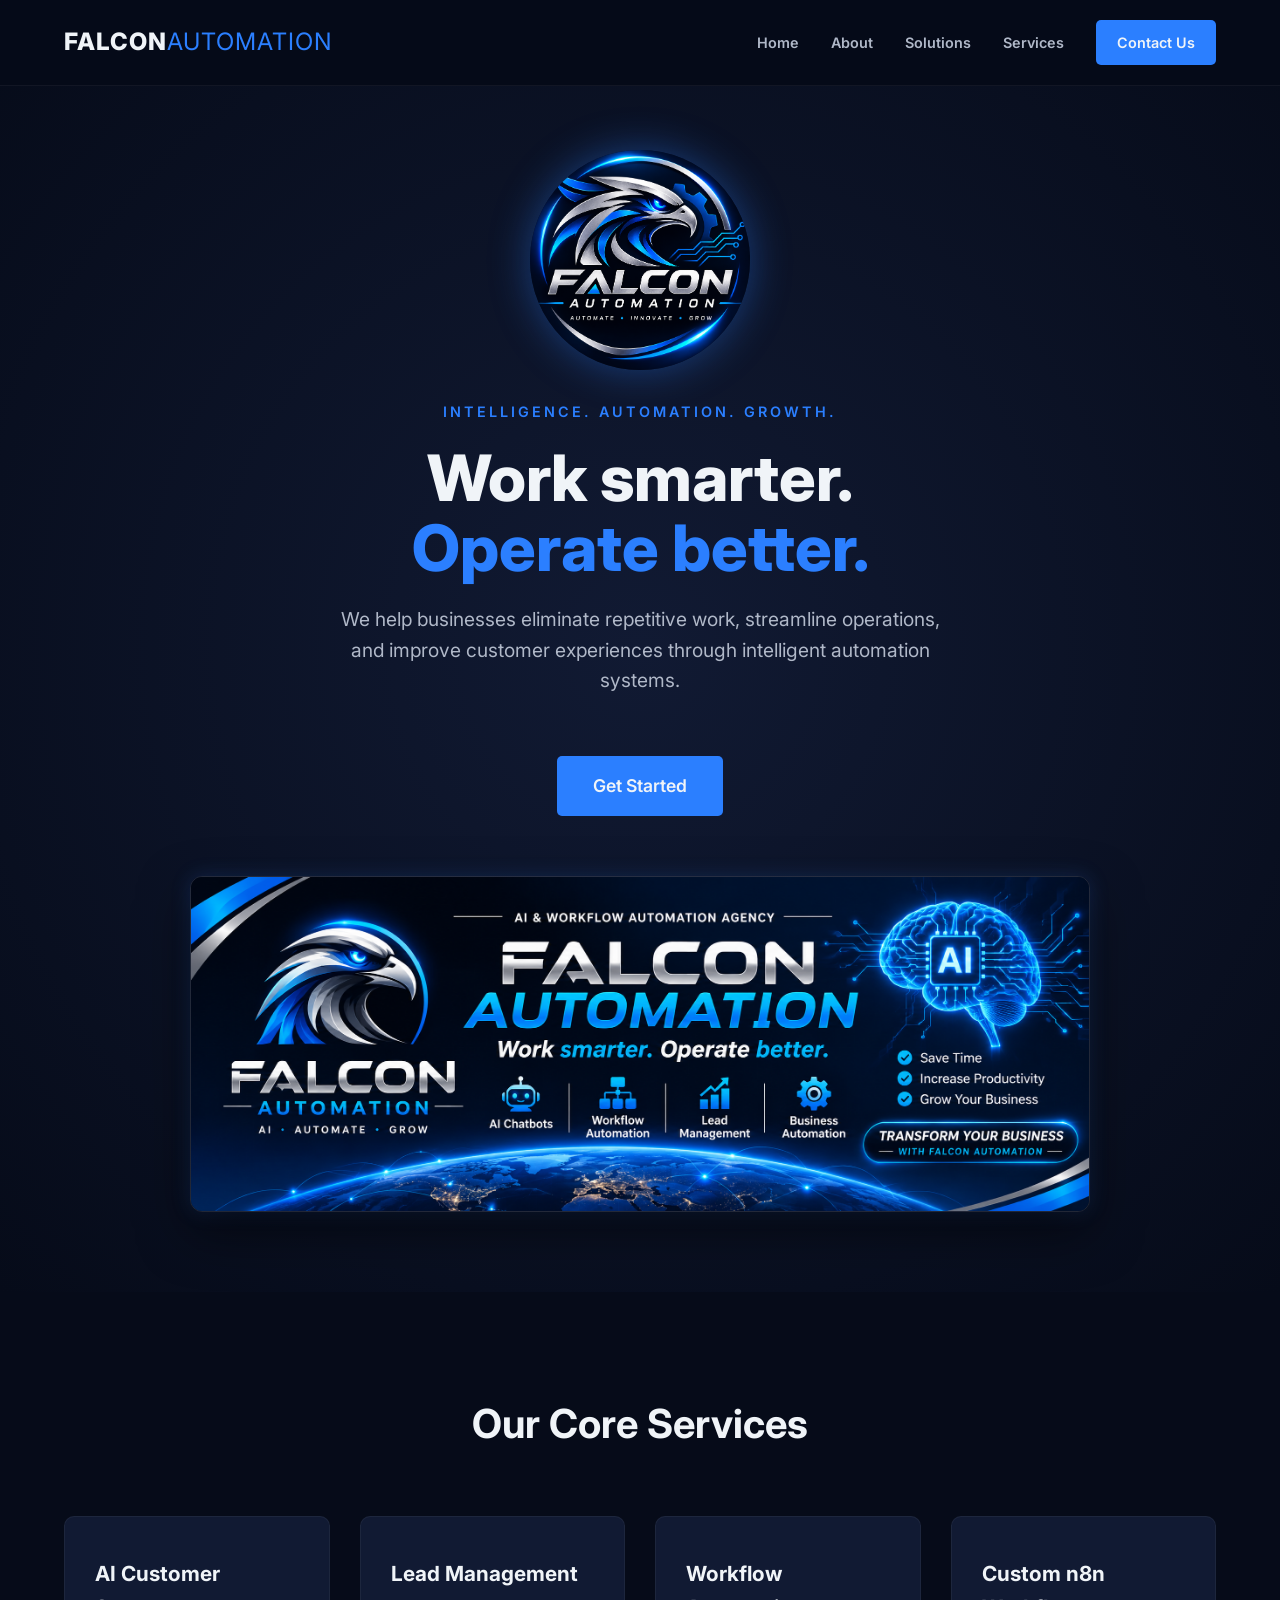
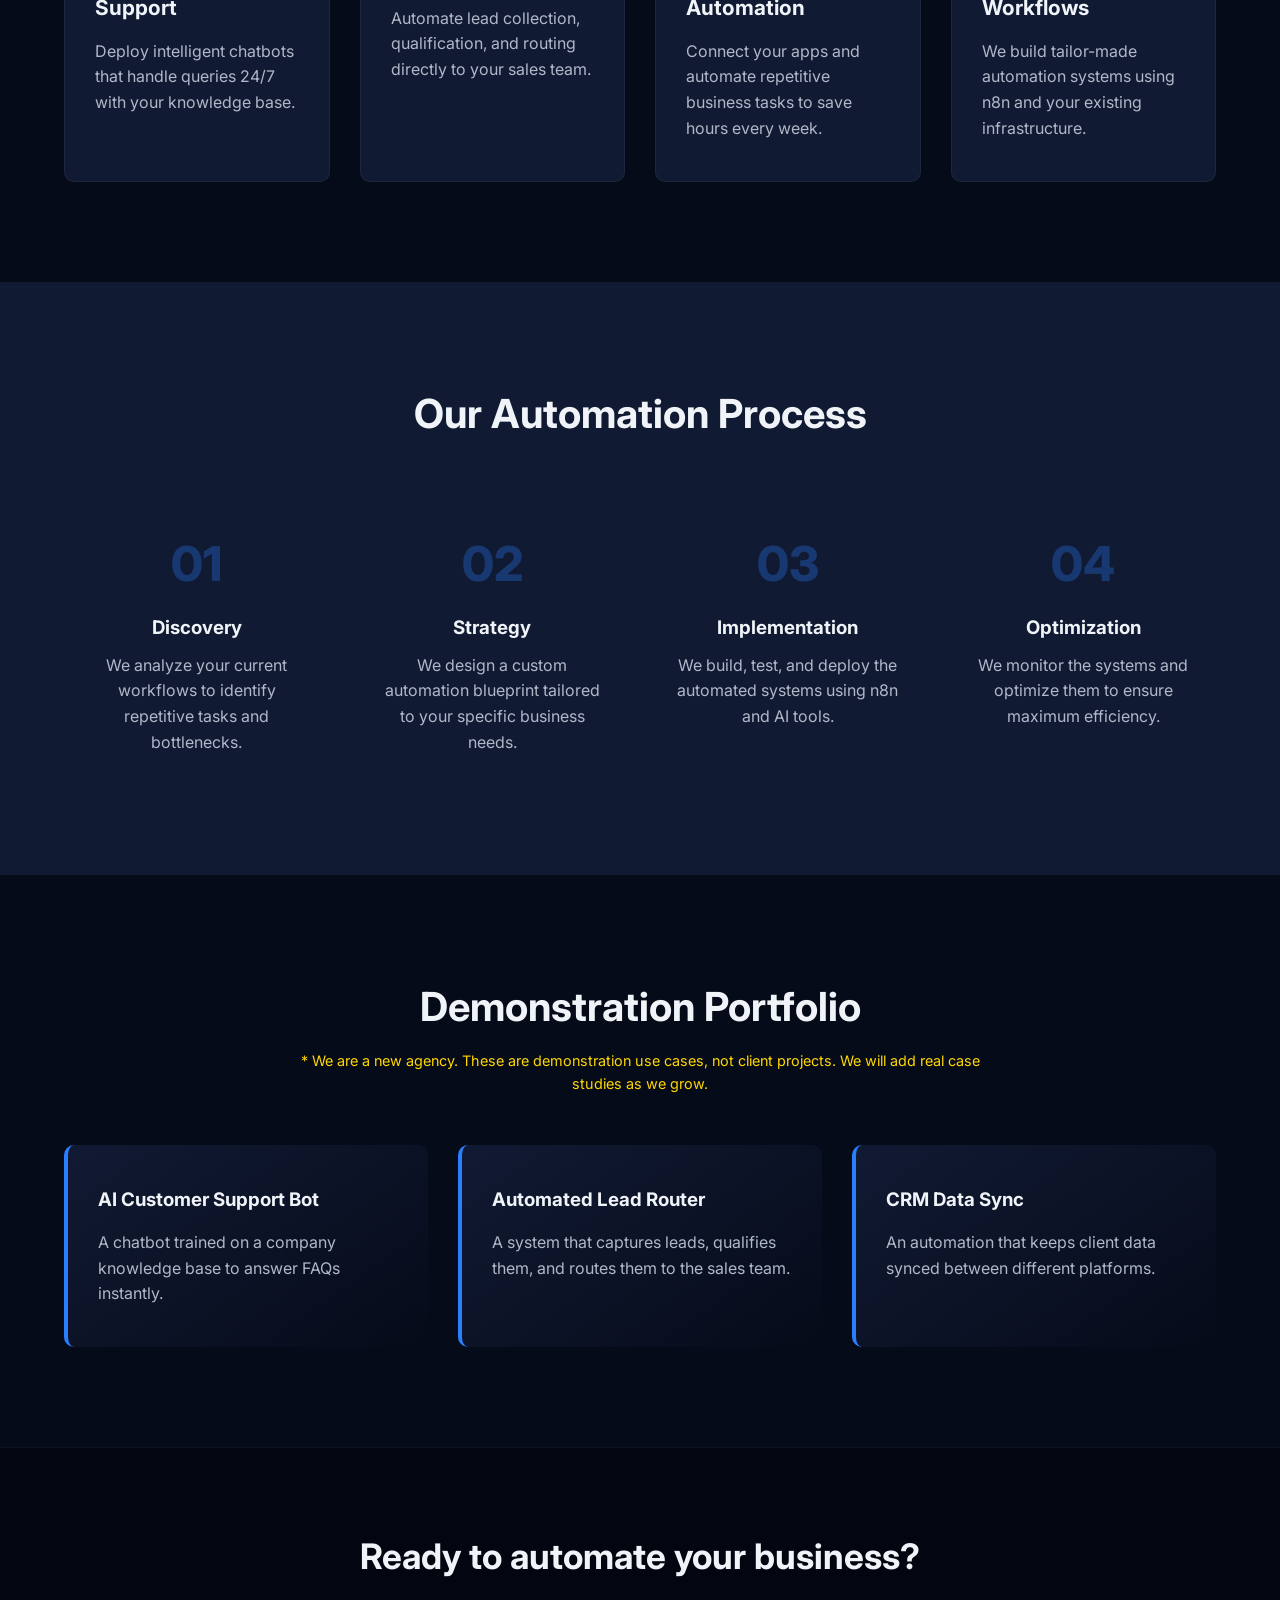
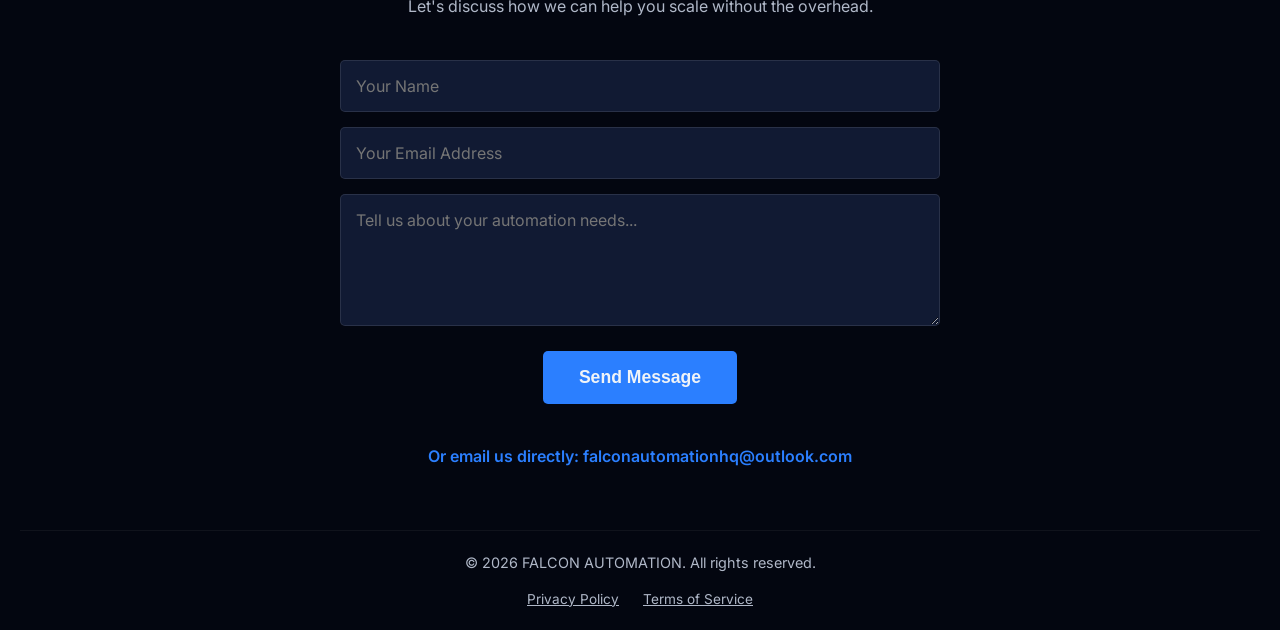
<file: index.html>
<!DOCTYPE html>
<html lang="en">
<head>
    <meta charset="UTF-8">
    <meta name="viewport" content="width=device-width, initial-scale=1.0">
    <title>FALCON AUTOMATION | Work Smarter. Operate Better.</title>
    <meta name="description" content="We help businesses eliminate repetitive work, streamline operations, and improve customer experiences through intelligent automation systems.">
    <link rel="icon" type="image/png" href="assets/logo.png">
    <link rel="stylesheet" href="style.css">
    <link href="https://fonts.googleapis.com/css2?family=Inter:wght@300;400;600;800&display=swap" rel="stylesheet">
</head>
<body>

    <!-- HEADER / NAVIGATION -->
    <header class="navbar">
        <a href="index.html" class="logo">
            FALCON<span>AUTOMATION</span>
        </a>
        <nav class="nav-links">
            <a href="index.html">Home</a>
            <a href="about.html">About</a>
            <a href="solutions.html">Solutions</a>
            <a href="#services">Services</a>
            <a href="#contact" class="btn-primary">Contact Us</a>
        </nav>
    </header>

    <!-- HERO SECTION -->
    <section id="home" class="hero">
        <div class="hero-content">
            <img src="assets/logo.png" alt="FALCON AUTOMATION Logo" class="hero-logo">
            <p class="brand-line">INTELLIGENCE. AUTOMATION. GROWTH.</p>
            <h1>Work smarter. <br><span class="highlight">Operate better.</span></h1>
            <p class="subtitle">We help businesses eliminate repetitive work, streamline operations, and improve customer experiences through intelligent automation systems.</p>
            <a href="#contact" class="btn-primary large-btn">Get Started</a>
            
            <div class="banner-container">
                <img src="assets/banner.png" alt="FALCON AUTOMATION - AI & Workflow Automation Agency" class="hero-banner">
            </div>
        </div>
    </section>

    <!-- SERVICES SECTION -->
    <section id="services" class="services">
        <h2>Our Core Services</h2>
        <div class="service-grid">
            <div class="service-card">
                <h3>AI Customer Support</h3>
                <p>Deploy intelligent chatbots that handle queries 24/7 with your knowledge base.</p>
            </div>
            <div class="service-card">
                <h3>Lead Management</h3>
                <p>Automate lead collection, qualification, and routing directly to your sales team.</p>
            </div>
            <div class="service-card">
                <h3>Workflow Automation</h3>
                <p>Connect your apps and automate repetitive business tasks to save hours every week.</p>
            </div>
            <div class="service-card">
                <h3>Custom n8n Workflows</h3>
                <p>We build tailor-made automation systems using n8n and your existing infrastructure.</p>
            </div>
        </div>
    </section>

    <!-- PROCESS SECTION -->
    <section id="process" class="process">
        <h2>Our Automation Process</h2>
        <div class="process-grid">
            <div class="process-step">
                <div class="step-number">01</div>
                <h3>Discovery</h3>
                <p>We analyze your current workflows to identify repetitive tasks and bottlenecks.</p>
            </div>
            <div class="process-step">
                <div class="step-number">02</div>
                <h3>Strategy</h3>
                <p>We design a custom automation blueprint tailored to your specific business needs.</p>
            </div>
            <div class="process-step">
                <div class="step-number">03</div>
                <h3>Implementation</h3>
                <p>We build, test, and deploy the automated systems using n8n and AI tools.</p>
            </div>
            <div class="process-step">
                <div class="step-number">04</div>
                <h3>Optimization</h3>
                <p>We monitor the systems and optimize them to ensure maximum efficiency.</p>
            </div>
        </div>
    </section>

    <!-- PORTFOLIO PREVIEW SECTION -->
    <section id="portfolio" class="portfolio">
        <h2>Demonstration Portfolio</h2>
        <p class="portfolio-note">* We are a new agency. These are demonstration use cases, not client projects. We will add real case studies as we grow.</p>
        <div class="portfolio-grid">
            <div class="portfolio-card">
                <h3>AI Customer Support Bot</h3>
                <p>A chatbot trained on a company knowledge base to answer FAQs instantly.</p>
            </div>
            <div class="portfolio-card">
                <h3>Automated Lead Router</h3>
                <p>A system that captures leads, qualifies them, and routes them to the sales team.</p>
            </div>
            <div class="portfolio-card">
                <h3>CRM Data Sync</h3>
                <p>An automation that keeps client data synced between different platforms.</p>
            </div>
        </div>
    </section>

    <!-- FOOTER / CONTACT FORM -->
    <footer id="contact">
        <div class="footer-content">
            <h2>Ready to automate your business?</h2>
            <p>Let's discuss how we can help you scale without the overhead.</p>
            
            <form action="https://api.web3forms.com/submit" method="POST" class="contact-form">
                <!-- Web3Forms Access Key -->
                <input type="hidden" name="access_key" value="46e1f26c-512a-49e7-95dc-580ee5e4ed5b">
                
                <!-- Honeypot Spam Protection (Invisible to humans, visible to bots) -->
                <input type="checkbox" name="botcheck" style="display:none" tabindex="-1" autocomplete="off">
                
                <input type="text" name="name" placeholder="Your Name" required>
                <input type="email" name="email" placeholder="Your Email Address" required>
                <textarea name="message" placeholder="Tell us about your automation needs..." rows="5" required></textarea>
                
                <!-- Redirect after submission -->
                <input type="hidden" name="redirect" value="https://falconautomation-website.pages.dev/">
                
                <button type="submit" class="btn-primary large-btn">Send Message</button>
            </form>
            
            <p class="email-text">Or email us directly: falconautomationhq@outlook.com</p>
        </div>
        <div class="footer-bottom">
            <p>&copy; 2026 FALCON AUTOMATION. All rights reserved.</p>
            <p style="margin-top: 15px; font-size: 0.85rem;">
                <a href="privacy.html" style="margin-right: 20px; color: var(--silver); text-decoration: underline;">Privacy Policy</a>
                <a href="terms.html" style="color: var(--silver); text-decoration: underline;">Terms of Service</a>
            </p>
        </div>
    </footer>

</body>
</html>
</file>
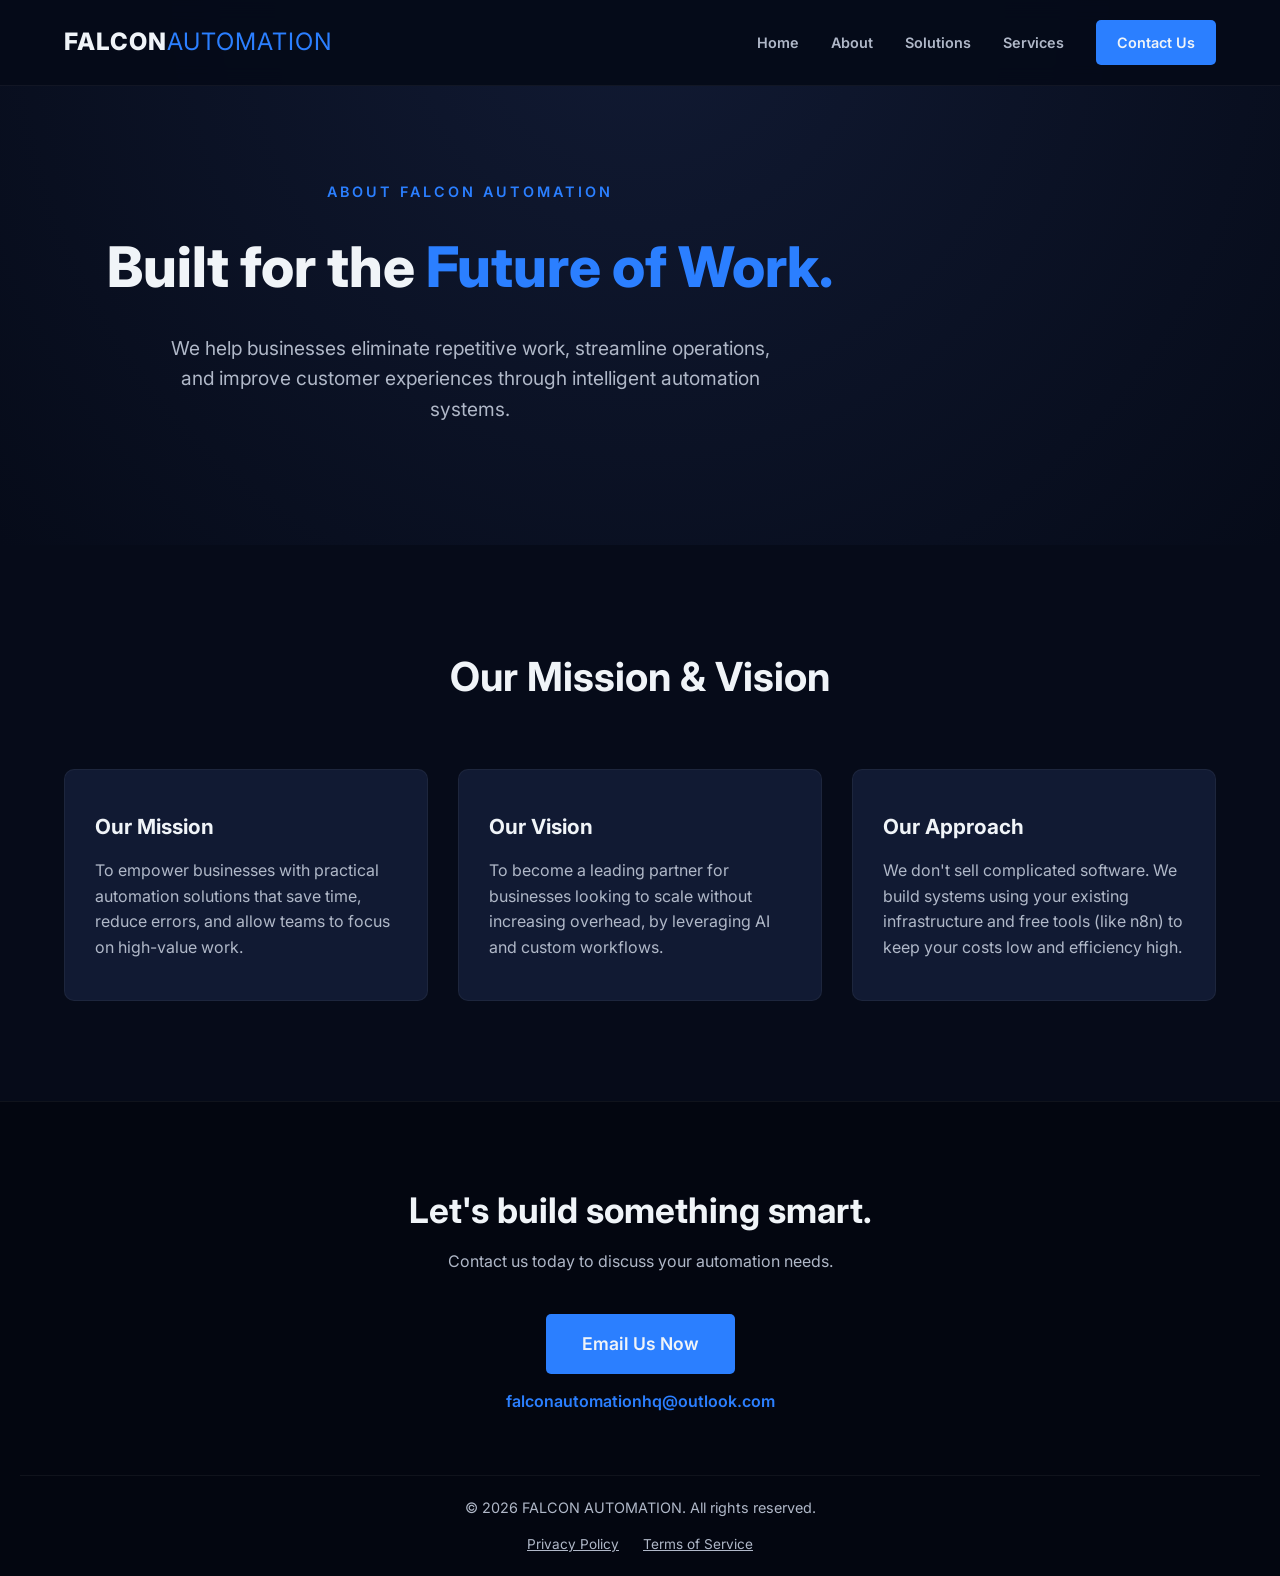
<file: about.html>
<!DOCTYPE html>
<html lang="en">
<head>
    <meta charset="UTF-8">
    <meta name="viewport" content="width=device-width, initial-scale=1.0">
    <title>About Us | FALCON AUTOMATION</title>
    <meta name="description" content="Learn about FALCON AUTOMATION. Our mission is to help businesses eliminate repetitive work through intelligent automation systems.">
    <link rel="icon" type="image/png" href="assets/logo.png">
    <link rel="stylesheet" href="style.css">
    <link href="https://fonts.googleapis.com/css2?family=Inter:wght@300;400;600;800&display=swap" rel="stylesheet">
</head>
<body>

    <header class="navbar">
        <a href="index.html" class="logo">
            FALCON<span>AUTOMATION</span>
        </a>
        <nav class="nav-links">
            <a href="index.html">Home</a>
            <a href="about.html">About</a>
            <a href="solutions.html">Solutions</a>
            <a href="index.html#services">Services</a>
            <a href="#contact" class="btn-primary">Contact Us</a>
        </nav>
    </header>

    <section class="page-hero">
        <div class="hero-content">
            <p class="brand-line">ABOUT FALCON AUTOMATION</p>
            <h1>Built for the <span class="highlight">Future of Work.</span></h1>
            <p class="subtitle">We help businesses eliminate repetitive work, streamline operations, and improve customer experiences through intelligent automation systems.</p>
        </div>
    </section>

    <section class="services">
        <h2>Our Mission & Vision</h2>
        <div class="service-grid">
            <div class="service-card">
                <h3>Our Mission</h3>
                <p>To empower businesses with practical automation solutions that save time, reduce errors, and allow teams to focus on high-value work.</p>
            </div>
            <div class="service-card">
                <h3>Our Vision</h3>
                <p>To become a leading partner for businesses looking to scale without increasing overhead, by leveraging AI and custom workflows.</p>
            </div>
            <div class="service-card">
                <h3>Our Approach</h3>
                <p>We don't sell complicated software. We build systems using your existing infrastructure and free tools (like n8n) to keep your costs low and efficiency high.</p>
            </div>
        </div>
    </section>

    <footer id="contact">
        <div class="footer-content">
            <h2>Let's build something smart.</h2>
            <p>Contact us today to discuss your automation needs.</p>
            <a href="mailto:falconautomationhq@outlook.com" class="btn-primary large-btn">Email Us Now</a>
            <p class="email-text">falconautomationhq@outlook.com</p>
        </div>
        <div class="footer-bottom">
            <p>&copy; 2026 FALCON AUTOMATION. All rights reserved.</p>
            <p style="margin-top: 15px; font-size: 0.85rem;">
                <a href="privacy.html" style="margin-right: 20px; color: var(--silver); text-decoration: underline;">Privacy Policy</a>
                <a href="terms.html" style="color: var(--silver); text-decoration: underline;">Terms of Service</a>
            </p>
        </div>
    </footer>

</body>
</html>
</file>
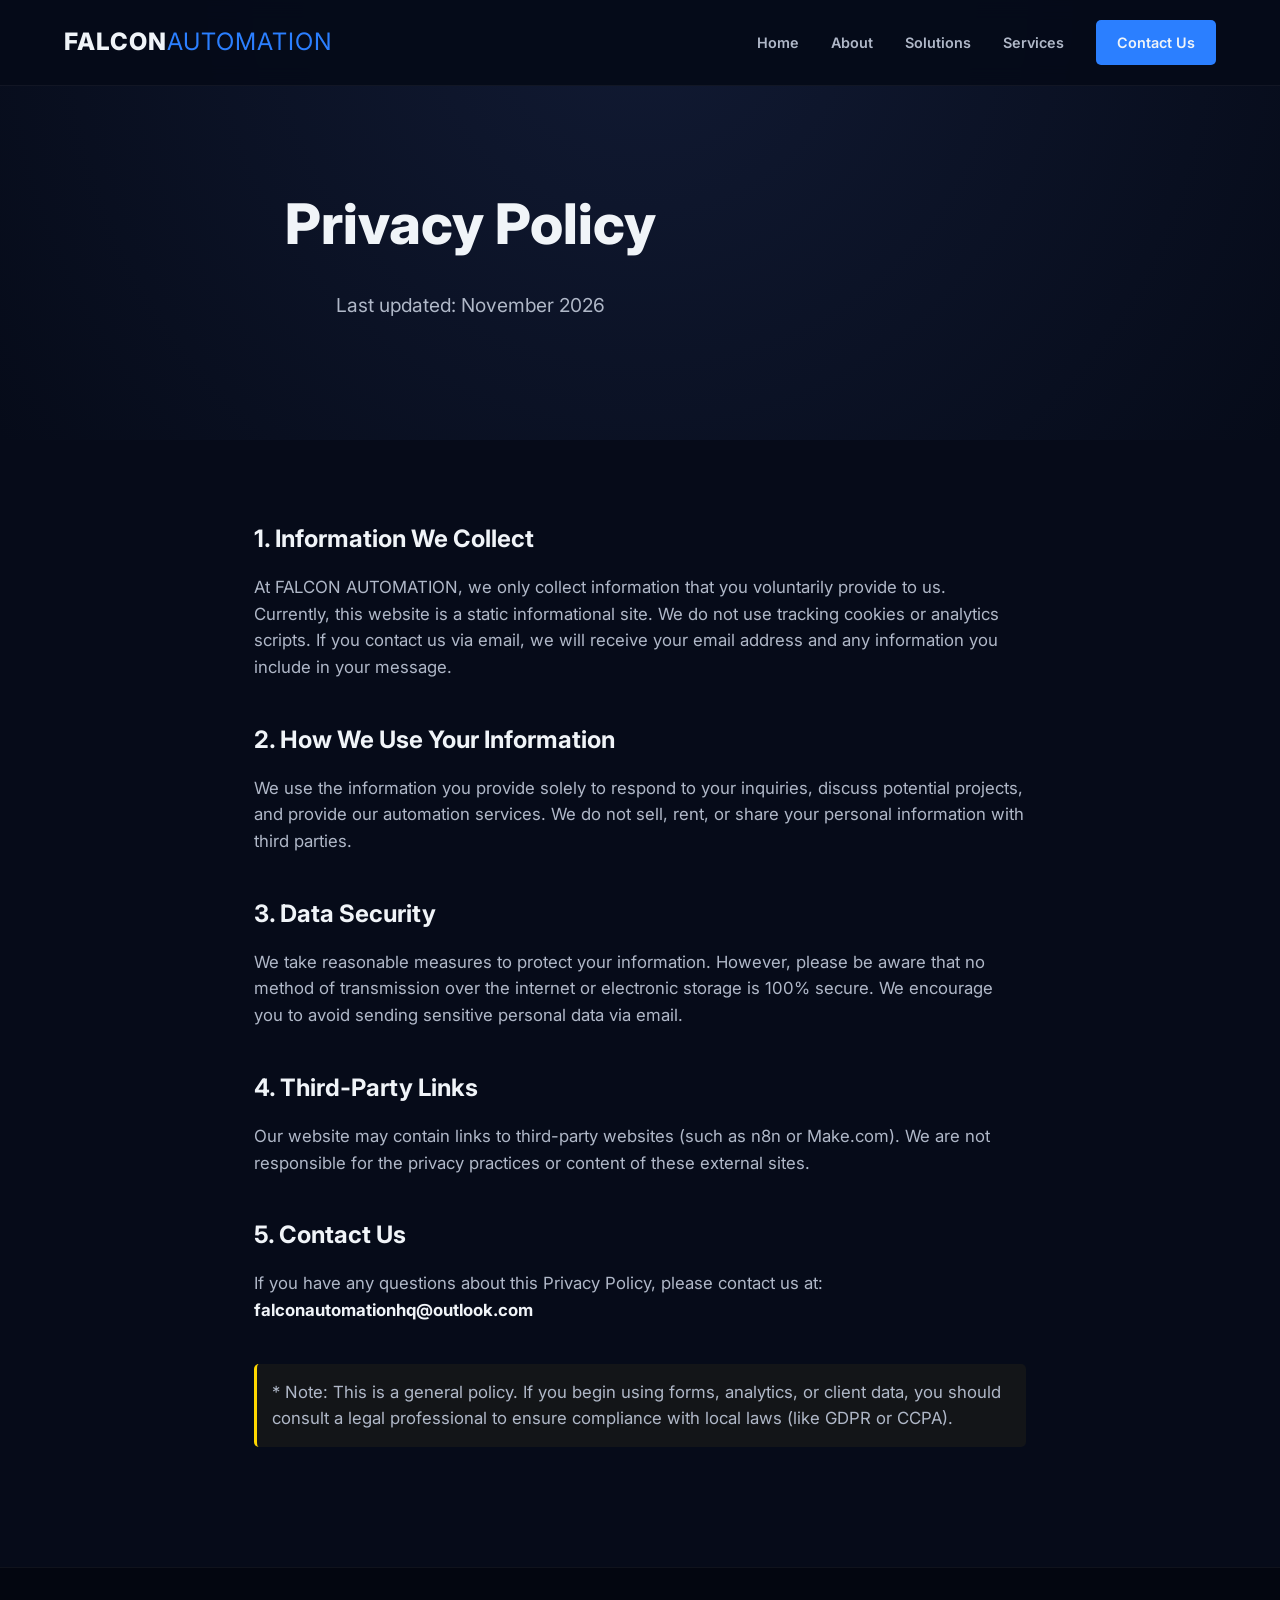
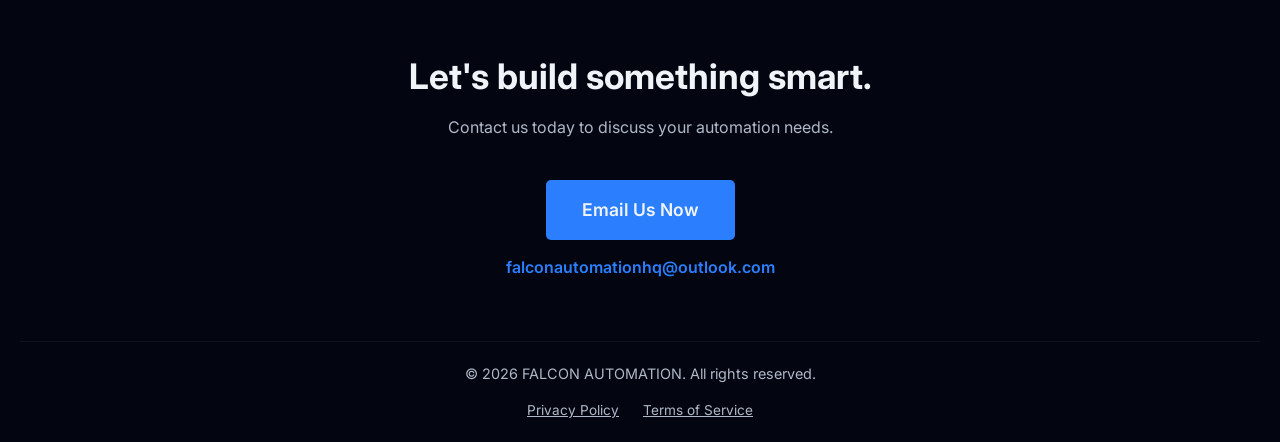
<file: privacy.html>
<!DOCTYPE html>
<html lang="en">
<head>
    <meta charset="UTF-8">
    <meta name="viewport" content="width=device-width, initial-scale=1.0">
    <title>Privacy Policy | FALCON AUTOMATION</title>
    <meta name="description" content="Privacy Policy for FALCON AUTOMATION.">
    <link rel="icon" type="image/png" href="assets/logo.png">
    <link rel="stylesheet" href="style.css">
    <link href="https://fonts.googleapis.com/css2?family=Inter:wght@300;400;600;800&display=swap" rel="stylesheet">
</head>
<body>

    <header class="navbar">
        <a href="index.html" class="logo">
            FALCON<span>AUTOMATION</span>
        </a>
        <nav class="nav-links">
            <a href="index.html">Home</a>
            <a href="about.html">About</a>
            <a href="solutions.html">Solutions</a>
            <a href="index.html#services">Services</a>
            <a href="#contact" class="btn-primary">Contact Us</a>
        </nav>
    </header>

    <section class="page-hero">
        <div class="hero-content">
            <h1>Privacy Policy</h1>
            <p class="subtitle">Last updated: November 2026</p>
        </div>
    </section>

    <section class="legal-content">
        <h2>1. Information We Collect</h2>
        <p>At FALCON AUTOMATION, we only collect information that you voluntarily provide to us. Currently, this website is a static informational site. We do not use tracking cookies or analytics scripts. If you contact us via email, we will receive your email address and any information you include in your message.</p>

        <h2>2. How We Use Your Information</h2>
        <p>We use the information you provide solely to respond to your inquiries, discuss potential projects, and provide our automation services. We do not sell, rent, or share your personal information with third parties.</p>

        <h2>3. Data Security</h2>
        <p>We take reasonable measures to protect your information. However, please be aware that no method of transmission over the internet or electronic storage is 100% secure. We encourage you to avoid sending sensitive personal data via email.</p>

        <h2>4. Third-Party Links</h2>
        <p>Our website may contain links to third-party websites (such as n8n or Make.com). We are not responsible for the privacy practices or content of these external sites.</p>

        <h2>5. Contact Us</h2>
        <p>If you have any questions about this Privacy Policy, please contact us at: <strong>falconautomationhq@outlook.com</strong></p>
        
        <p class="legal-note">* Note: This is a general policy. If you begin using forms, analytics, or client data, you should consult a legal professional to ensure compliance with local laws (like GDPR or CCPA).</p>
    </section>

    <footer id="contact">
        <div class="footer-content">
            <h2>Let's build something smart.</h2>
            <p>Contact us today to discuss your automation needs.</p>
            <a href="mailto:falconautomationhq@outlook.com" class="btn-primary large-btn">Email Us Now</a>
            <p class="email-text">falconautomationhq@outlook.com</p>
        </div>
        <div class="footer-bottom">
            <p>&copy; 2026 FALCON AUTOMATION. All rights reserved.</p>
            <p style="margin-top: 15px; font-size: 0.85rem;">
                <a href="privacy.html" style="margin-right: 20px; color: var(--silver); text-decoration: underline;">Privacy Policy</a>
                <a href="terms.html" style="color: var(--silver); text-decoration: underline;">Terms of Service</a>
            </p>
        </div>
    </footer>

</body>
</html>
</file>
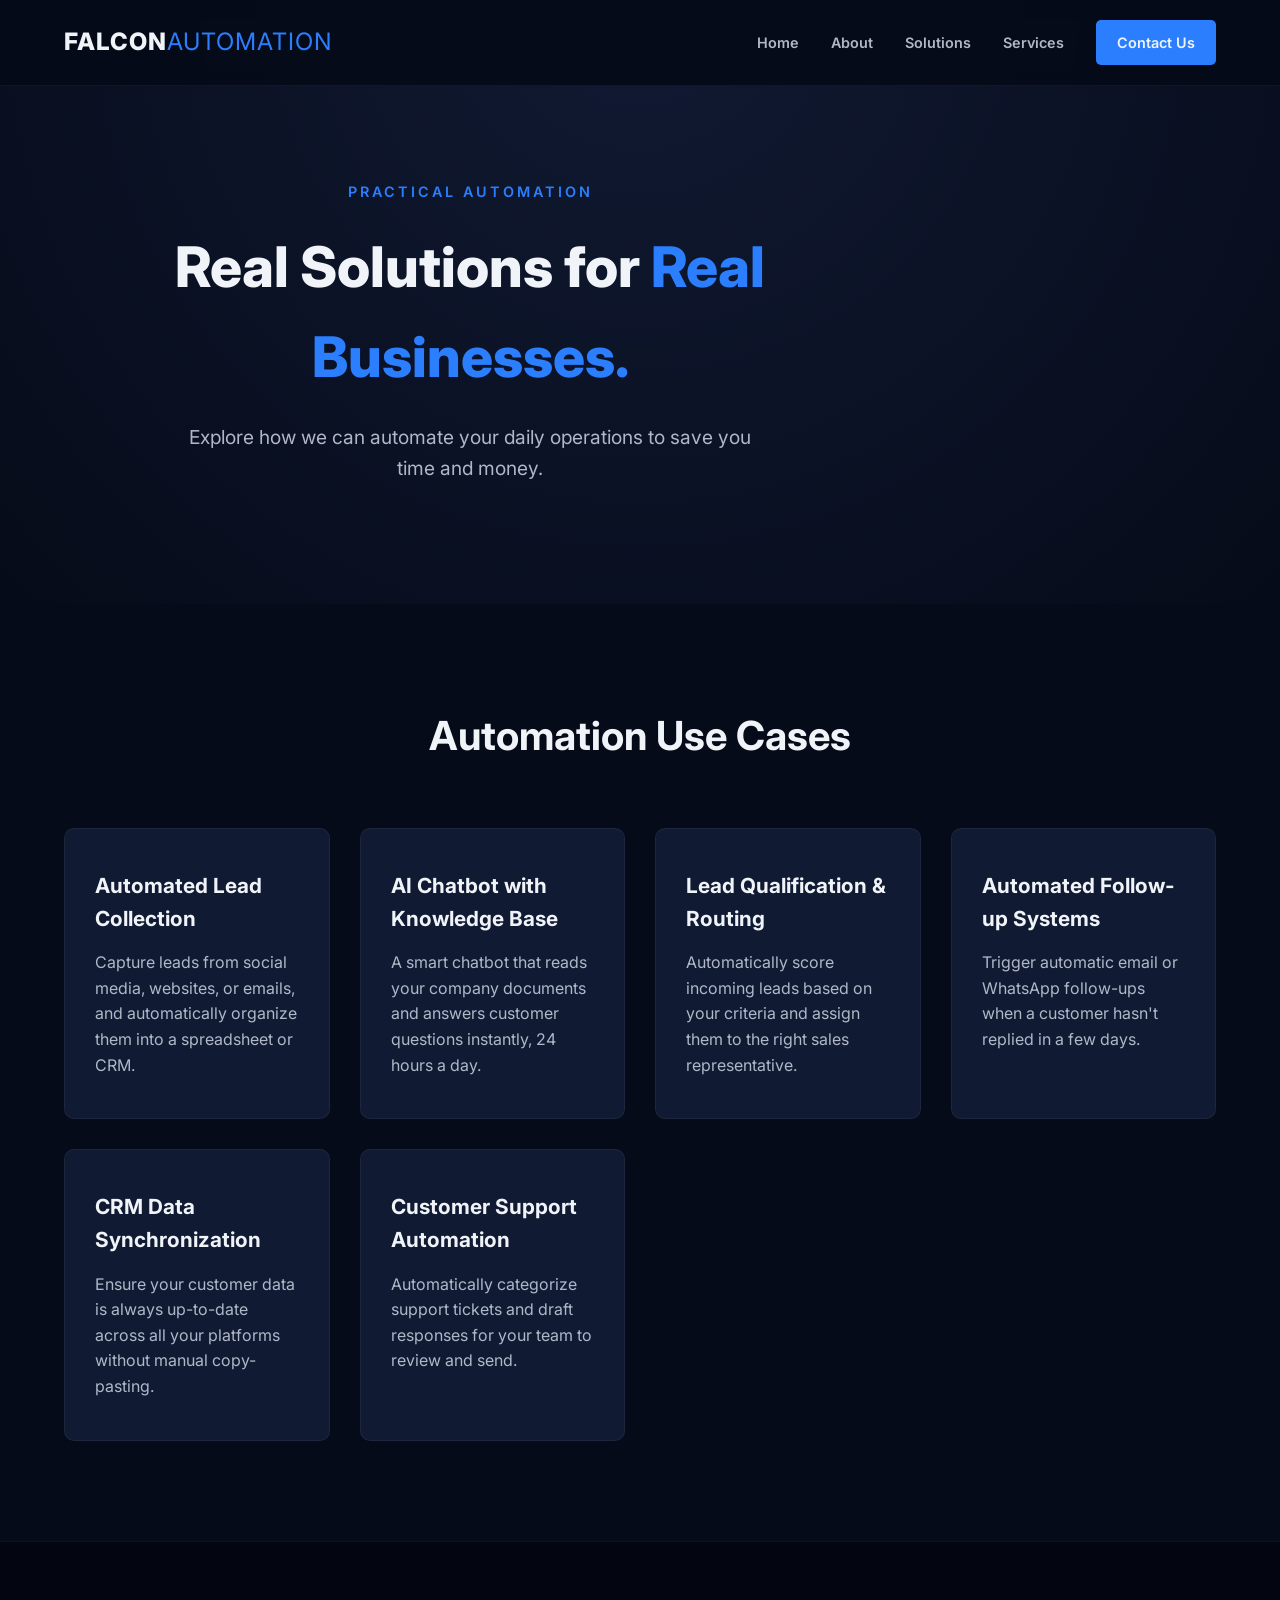
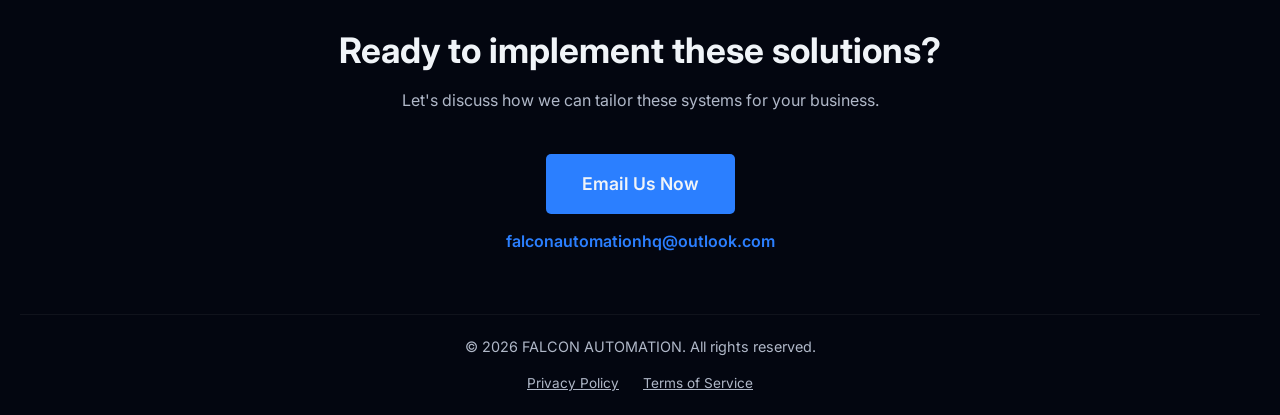
<file: solutions.html>
<!DOCTYPE html>
<html lang="en">
<head>
    <meta charset="UTF-8">
    <meta name="viewport" content="width=device-width, initial-scale=1.0">
    <title>Solutions | FALCON AUTOMATION</title>
    <meta name="description" content="Practical automation use cases including lead collection, AI chatbots, and CRM data synchronization.">
    <link rel="icon" type="image/png" href="assets/logo.png">
    <link rel="stylesheet" href="style.css">
    <link href="https://fonts.googleapis.com/css2?family=Inter:wght@300;400;600;800&display=swap" rel="stylesheet">
</head>
<body>

    <header class="navbar">
        <a href="index.html" class="logo">
            FALCON<span>AUTOMATION</span>
        </a>
        <nav class="nav-links">
            <a href="index.html">Home</a>
            <a href="about.html">About</a>
            <a href="solutions.html">Solutions</a>
            <a href="index.html#services">Services</a>
            <a href="#contact" class="btn-primary">Contact Us</a>
        </nav>
    </header>

    <section class="page-hero">
        <div class="hero-content">
            <p class="brand-line">PRACTICAL AUTOMATION</p>
            <h1>Real Solutions for <span class="highlight">Real Businesses.</span></h1>
            <p class="subtitle">Explore how we can automate your daily operations to save you time and money.</p>
        </div>
    </section>

    <section class="services">
        <h2>Automation Use Cases</h2>
        <div class="service-grid">
            <div class="service-card">
                <h3>Automated Lead Collection</h3>
                <p>Capture leads from social media, websites, or emails, and automatically organize them into a spreadsheet or CRM.</p>
            </div>
            <div class="service-card">
                <h3>AI Chatbot with Knowledge Base</h3>
                <p>A smart chatbot that reads your company documents and answers customer questions instantly, 24 hours a day.</p>
            </div>
            <div class="service-card">
                <h3>Lead Qualification & Routing</h3>
                <p>Automatically score incoming leads based on your criteria and assign them to the right sales representative.</p>
            </div>
            <div class="service-card">
                <h3>Automated Follow-up Systems</h3>
                <p>Trigger automatic email or WhatsApp follow-ups when a customer hasn't replied in a few days.</p>
            </div>
            <div class="service-card">
                <h3>CRM Data Synchronization</h3>
                <p>Ensure your customer data is always up-to-date across all your platforms without manual copy-pasting.</p>
            </div>
            <div class="service-card">
                <h3>Customer Support Automation</h3>
                <p>Automatically categorize support tickets and draft responses for your team to review and send.</p>
            </div>
        </div>
    </section>

    <footer id="contact">
        <div class="footer-content">
            <h2>Ready to implement these solutions?</h2>
            <p>Let's discuss how we can tailor these systems for your business.</p>
            <a href="mailto:falconautomationhq@outlook.com" class="btn-primary large-btn">Email Us Now</a>
            <p class="email-text">falconautomationhq@outlook.com</p>
        </div>
        <div class="footer-bottom">
            <p>&copy; 2026 FALCON AUTOMATION. All rights reserved.</p>
            <p style="margin-top: 15px; font-size: 0.85rem;">
                <a href="privacy.html" style="margin-right: 20px; color: var(--silver); text-decoration: underline;">Privacy Policy</a>
                <a href="terms.html" style="color: var(--silver); text-decoration: underline;">Terms of Service</a>
            </p>
        </div>
    </footer>

</body>
</html>
</file>
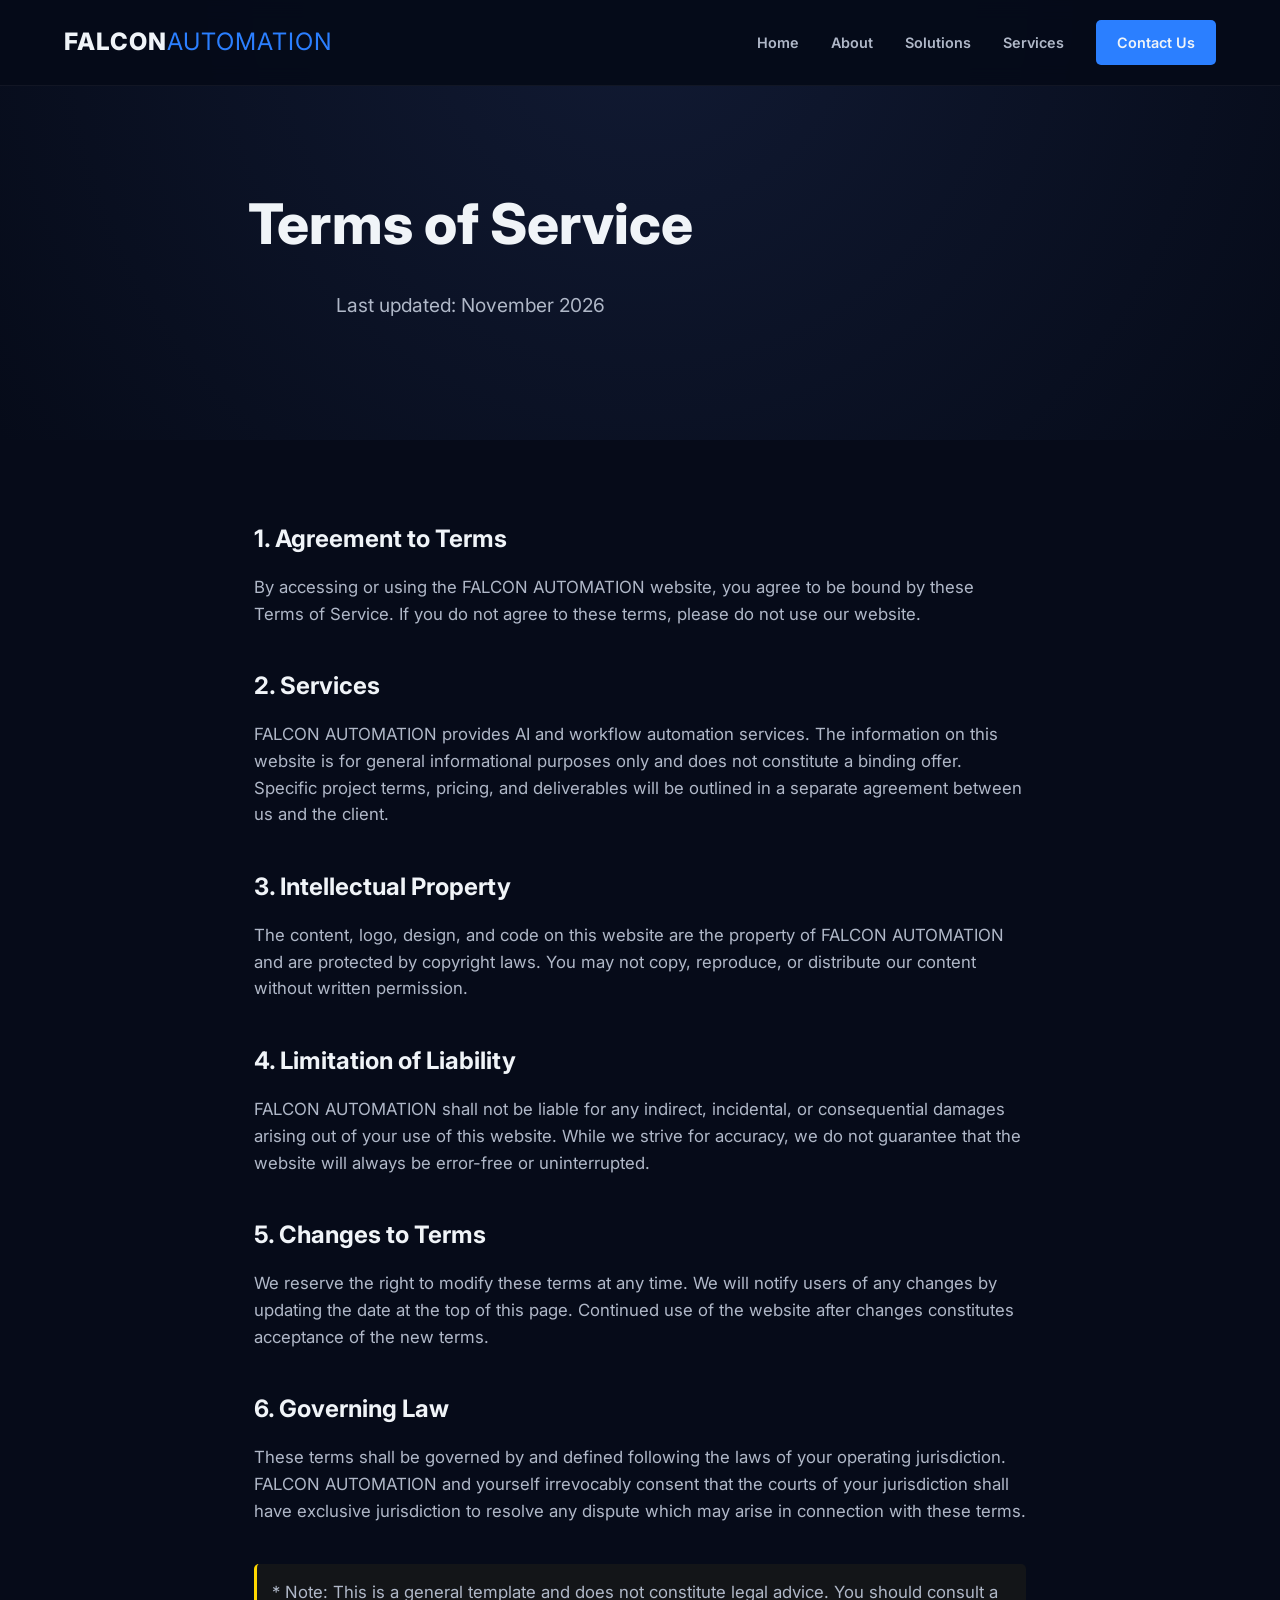
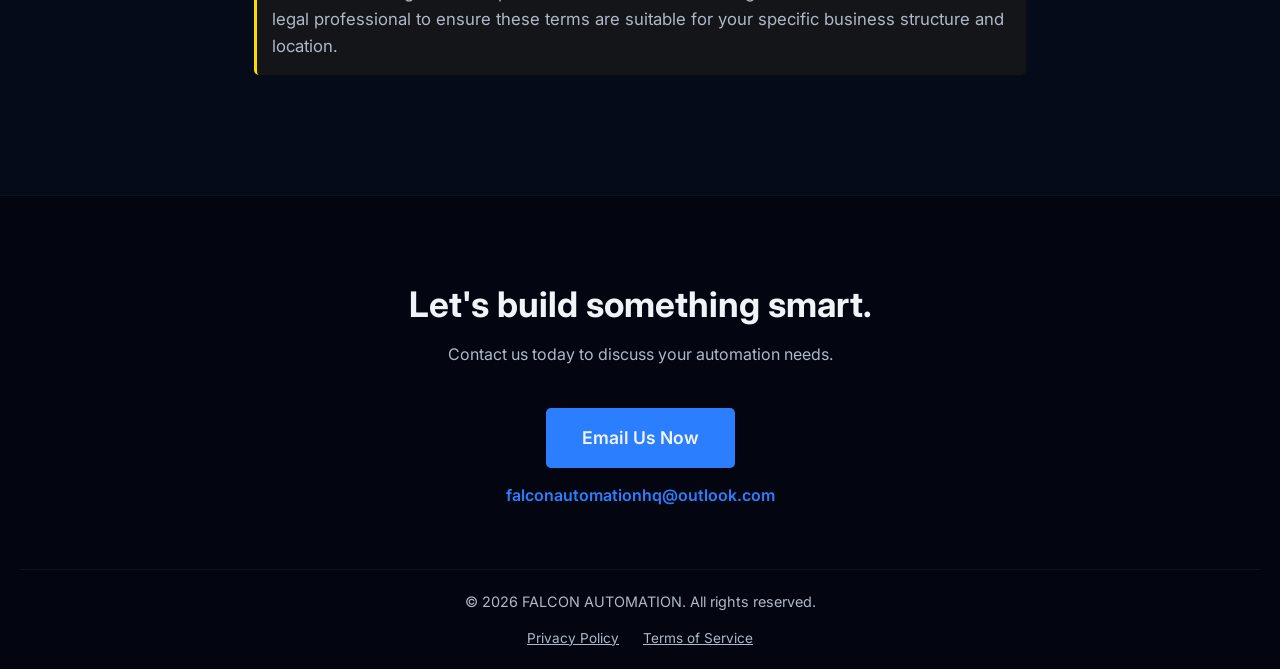
<file: terms.html>
<!DOCTYPE html>
<html lang="en">
<head>
    <meta charset="UTF-8">
    <meta name="viewport" content="width=device-width, initial-scale=1.0">
    <title>Terms of Service | FALCON AUTOMATION</title>
    <meta name="description" content="Terms of Service for FALCON AUTOMATION.">
    <link rel="icon" type="image/png" href="assets/logo.png">
    <link rel="stylesheet" href="style.css">
    <link href="https://fonts.googleapis.com/css2?family=Inter:wght@300;400;600;800&display=swap" rel="stylesheet">
</head>
<body>

    <header class="navbar">
        <a href="index.html" class="logo">
            FALCON<span>AUTOMATION</span>
        </a>
        <nav class="nav-links">
            <a href="index.html">Home</a>
            <a href="about.html">About</a>
            <a href="solutions.html">Solutions</a>
            <a href="index.html#services">Services</a>
            <a href="#contact" class="btn-primary">Contact Us</a>
        </nav>
    </header>

    <section class="page-hero">
        <div class="hero-content">
            <h1>Terms of Service</h1>
            <p class="subtitle">Last updated: November 2026</p>
        </div>
    </section>

    <section class="legal-content">
        <h2>1. Agreement to Terms</h2>
        <p>By accessing or using the FALCON AUTOMATION website, you agree to be bound by these Terms of Service. If you do not agree to these terms, please do not use our website.</p>

        <h2>2. Services</h2>
        <p>FALCON AUTOMATION provides AI and workflow automation services. The information on this website is for general informational purposes only and does not constitute a binding offer. Specific project terms, pricing, and deliverables will be outlined in a separate agreement between us and the client.</p>

        <h2>3. Intellectual Property</h2>
        <p>The content, logo, design, and code on this website are the property of FALCON AUTOMATION and are protected by copyright laws. You may not copy, reproduce, or distribute our content without written permission.</p>

        <h2>4. Limitation of Liability</h2>
        <p>FALCON AUTOMATION shall not be liable for any indirect, incidental, or consequential damages arising out of your use of this website. While we strive for accuracy, we do not guarantee that the website will always be error-free or uninterrupted.</p>

        <h2>5. Changes to Terms</h2>
        <p>We reserve the right to modify these terms at any time. We will notify users of any changes by updating the date at the top of this page. Continued use of the website after changes constitutes acceptance of the new terms.</p>

        <h2>6. Governing Law</h2>
        <p>These terms shall be governed by and defined following the laws of your operating jurisdiction. FALCON AUTOMATION and yourself irrevocably consent that the courts of your jurisdiction shall have exclusive jurisdiction to resolve any dispute which may arise in connection with these terms.</p>

        <p class="legal-note">* Note: This is a general template and does not constitute legal advice. You should consult a legal professional to ensure these terms are suitable for your specific business structure and location.</p>
    </section>

    <footer id="contact">
        <div class="footer-content">
            <h2>Let's build something smart.</h2>
            <p>Contact us today to discuss your automation needs.</p>
            <a href="mailto:falconautomationhq@outlook.com" class="btn-primary large-btn">Email Us Now</a>
            <p class="email-text">falconautomationhq@outlook.com</p>
        </div>
        <div class="footer-bottom">
            <p>&copy; 2026 FALCON AUTOMATION. All rights reserved.</p>
            <p style="margin-top: 15px; font-size: 0.85rem;">
                <a href="privacy.html" style="margin-right: 20px; color: var(--silver); text-decoration: underline;">Privacy Policy</a>
                <a href="terms.html" style="color: var(--silver); text-decoration: underline;">Terms of Service</a>
            </p>
        </div>
    </footer>

</body>
</html>
</file>
<file: style.css>
/* --- FALCON AUTOMATION BRAND VARIABLES --- */
:root {
    --midnight-navy: #060b19;
    --navy-light: #111a33;
    --electric-blue: #2b7fff;
    --silver: #b0b8c8;
    --ice-blue: #f0f4f8;
    --font-main: 'Inter', sans-serif;
    --transition: all 0.3s ease;
}

/* --- GLOBAL RESET --- */
* {
    margin: 0;
    padding: 0;
    box-sizing: border-box;
}

html {
    scroll-behavior: smooth;
}

body {
    background-color: var(--midnight-navy);
    color: var(--silver);
    font-family: var(--font-main);
    line-height: 1.6;
    overflow-x: hidden;
}

a {
    text-decoration: none;
    color: inherit;
}

/* --- NAVIGATION --- */
.navbar {
    display: flex;
    justify-content: space-between;
    align-items: center;
    padding: 20px 5%;
    background-color: rgba(6, 11, 25, 0.95);
    position: fixed;
    width: 100%;
    top: 0;
    z-index: 1000;
    border-bottom: 1px solid rgba(255,255,255,0.05);
    backdrop-filter: blur(10px);
}

.logo {
    font-size: 1.5rem;
    font-weight: 800;
    color: var(--ice-blue);
    letter-spacing: 1px;
}

.logo span {
    color: var(--electric-blue);
    font-weight: 400;
}

.nav-links {
    display: flex;
    gap: 2rem;
    align-items: center;
}

.nav-links a {
    font-weight: 600;
    font-size: 0.9rem;
    transition: var(--transition);
}

.nav-links a:hover {
    color: var(--electric-blue);
}

/* --- BUTTONS --- */
.btn-primary {
    background-color: var(--electric-blue);
    color: var(--ice-blue);
    padding: 10px 20px;
    border-radius: 5px;
    font-weight: 600;
    transition: var(--transition);
    border: 1px solid transparent;
    cursor: pointer;
}

.btn-primary:hover {
    background-color: transparent;
    border-color: var(--electric-blue);
    color: var(--electric-blue);
}

.large-btn {
    padding: 15px 35px;
    font-size: 1.1rem;
    display: inline-block;
    margin-top: 20px;
}

/* --- HERO SECTION (Homepage) --- */
.hero {
    min-height: 100vh;
    display: flex;
    align-items: center;
    justify-content: center;
    text-align: center;
    padding: 150px 20px 80px 20px;
    background: radial-gradient(circle at center, var(--navy-light) 0%, var(--midnight-navy) 100%);
}

.hero-content {
    max-width: 900px;
    display: flex;
    flex-direction: column;
    align-items: center; 
}

/* --- LOGO STYLES --- */
.hero-logo {
    width: 220px;
    height: auto;
    margin-bottom: 30px;
    border-radius: 50%; 
    box-shadow: 0 0 40px rgba(43, 127, 255, 0.4); 
    animation: float 6s ease-in-out infinite; 
}

@keyframes float {
    0% { transform: translateY(0px); }
    50% { transform: translateY(-10px); }
    100% { transform: translateY(0px); }
}

/* --- HERO BANNER STYLES --- */
.banner-container {
    margin-top: 60px;
    width: 100%;
    display: flex;
    justify-content: center;
}

.hero-banner {
    width: 100%;
    height: auto;
    border-radius: 12px;
    box-shadow: 0 20px 50px rgba(0, 0, 0, 0.5), 0 0 20px rgba(43, 127, 255, 0.2);
    border: 1px solid rgba(255, 255, 255, 0.1);
    transition: var(--transition);
}

.hero-banner:hover {
    transform: scale(1.02);
    box-shadow: 0 25px 60px rgba(0, 0, 0, 0.6), 0 0 30px rgba(43, 127, 255, 0.4);
}

.brand-line {
    color: var(--electric-blue);
    font-weight: 600;
    letter-spacing: 3px;
    font-size: 0.9rem;
    margin-bottom: 20px;
}

.hero h1 {
    font-size: 4rem;
    font-weight: 800;
    color: var(--ice-blue);
    line-height: 1.1;
    margin-bottom: 20px;
}

.hero h1 .highlight {
    color: var(--electric-blue);
}

.subtitle {
    font-size: 1.2rem;
    margin-bottom: 40px;
    max-width: 600px;
    margin-inline: auto;
}

/* --- INNER PAGE HERO (About, Solutions, Legal) --- */
.page-hero {
    padding: 180px 20px 80px 20px;
    text-align: center;
    background: radial-gradient(circle at top, var(--navy-light) 0%, var(--midnight-navy) 100%);
}

.page-hero h1 {
    font-size: 3.5rem;
    font-weight: 800;
    color: var(--ice-blue);
    margin-bottom: 20px;
}

.page-hero .highlight {
    color: var(--electric-blue);
}

/* --- SERVICES & USE CASES GRID --- */
.services {
    padding: 100px 5%;
    background-color: var(--midnight-navy);
    text-align: center;
}

.services h2 {
    font-size: 2.5rem;
    color: var(--ice-blue);
    margin-bottom: 60px;
}

.service-grid {
    display: grid;
    grid-template-columns: repeat(auto-fit, minmax(250px, 1fr));
    gap: 30px;
    max-width: 1200px;
    margin: 0 auto;
}

.service-card {
    background-color: var(--navy-light);
    padding: 40px 30px;
    border-radius: 10px;
    text-align: left;
    transition: var(--transition);
    border: 1px solid rgba(255,255,255,0.05);
}

.service-card:hover {
    transform: translateY(-10px);
    border-color: var(--electric-blue);
    box-shadow: 0 10px 30px rgba(43, 127, 255, 0.1);
}

.service-card h3 {
    color: var(--ice-blue);
    font-size: 1.3rem;
    margin-bottom: 15px;
}

/* --- PROCESS SECTION --- */
.process {
    padding: 100px 5%;
    background-color: var(--navy-light);
    text-align: center;
}

.process h2 {
    font-size: 2.5rem;
    color: var(--ice-blue);
    margin-bottom: 60px;
}

.process-grid {
    display: grid;
    grid-template-columns: repeat(auto-fit, minmax(200px, 1fr));
    gap: 30px;
    max-width: 1200px;
    margin: 0 auto;
}

.process-step {
    padding: 20px;
}

.step-number {
    font-size: 3rem;
    font-weight: 800;
    color: var(--electric-blue);
    opacity: 0.3;
    margin-bottom: 10px;
}

.process-step h3 {
    color: var(--ice-blue);
    margin-bottom: 10px;
}

/* --- PORTFOLIO SECTION --- */
.portfolio {
    padding: 100px 5%;
    background-color: var(--midnight-navy);
    text-align: center;
}

.portfolio h2 {
    font-size: 2.5rem;
    color: var(--ice-blue);
    margin-bottom: 10px;
}

.portfolio-note {
    font-size: 0.9rem;
    color: #ffd700;
    margin-bottom: 50px;
    max-width: 700px;
    margin-inline: auto;
}

.portfolio-grid {
    display: grid;
    grid-template-columns: repeat(auto-fit, minmax(300px, 1fr));
    gap: 30px;
    max-width: 1200px;
    margin: 0 auto;
}

.portfolio-card {
    background: linear-gradient(145deg, var(--navy-light), var(--midnight-navy));
    padding: 40px 30px;
    border-radius: 10px;
    border-left: 4px solid var(--electric-blue);
    text-align: left;
    transition: var(--transition);
}

.portfolio-card:hover {
    transform: scale(1.02);
    box-shadow: 0 10px 30px rgba(0,0,0,0.5);
}

.portfolio-card h3 {
    color: var(--ice-blue);
    margin-bottom: 15px;
}

/* --- LEGAL PAGES (Privacy & Terms) --- */
.legal-content {
    padding: 40px 5% 100px 5%;
    max-width: 900px;
    margin: 0 auto;
    background-color: var(--midnight-navy);
}

.legal-content h2 {
    color: var(--ice-blue);
    font-size: 1.5rem;
    margin-top: 40px;
    margin-bottom: 15px;
}

.legal-content p {
    margin-bottom: 20px;
    color: var(--silver);
    font-size: 1.05rem;
}

.legal-content strong {
    color: var(--ice-blue);
}

.legal-note {
    font-size: 0.9rem;
    color: #ffd700;
    background-color: rgba(255, 215, 0, 0.05);
    padding: 15px;
    border-radius: 5px;
    border-left: 3px solid #ffd700;
    margin-top: 40px;
}

/* --- CONTACT FORM STYLES --- */
.contact-form {
    max-width: 600px;
    margin: 40px auto;
    display: flex;
    flex-direction: column;
    gap: 15px;
}

.contact-form input,
.contact-form textarea {
    width: 100%;
    padding: 15px;
    background-color: var(--navy-light);
    border: 1px solid rgba(255, 255, 255, 0.1);
    border-radius: 5px;
    color: var(--ice-blue);
    font-family: var(--font-main);
    font-size: 1rem;
    transition: var(--transition);
}

.contact-form input:focus,
.contact-form textarea:focus {
    outline: none;
    border-color: var(--electric-blue);
    box-shadow: 0 0 15px rgba(43, 127, 255, 0.2);
}

.contact-form textarea {
    resize: vertical;
}

.contact-form button {
    align-self: center;
    margin-top: 10px;
}

/* --- FOOTER / CONTACT --- */
footer {
    background-color: #030610;
    padding: 80px 20px 20px 20px;
    text-align: center;
    border-top: 1px solid rgba(255,255,255,0.05);
}

.footer-content h2 {
    color: var(--ice-blue);
    font-size: 2.2rem;
    margin-bottom: 10px;
}

.footer-content p {
    margin-bottom: 20px;
}

.email-text {
    margin-top: 15px;
    color: var(--electric-blue);
    font-weight: 600;
}

.footer-bottom {
    margin-top: 60px;
    padding-top: 20px;
    border-top: 1px solid rgba(255,255,255,0.05);
    font-size: 0.9rem;
}

/* --- RESPONSIVE DESIGN (MOBILE) --- */
@media (max-width: 768px) {
    .navbar {
        flex-direction: column;
        gap: 15px;
        padding: 15px 5%;
    }
    
    .nav-links {
        gap: 15px;
        flex-wrap: wrap;
        justify-content: center;
    }

    .hero h1 {
        font-size: 2.5rem;
    }

    .page-hero h1 {
        font-size: 2.5rem;
    }
    
    .hero {
        padding-top: 200px; 
    }

    .hero-logo {
        width: 160px; 
    }

    .banner-container {
        margin-top: 40px;
    }
}
</file>
